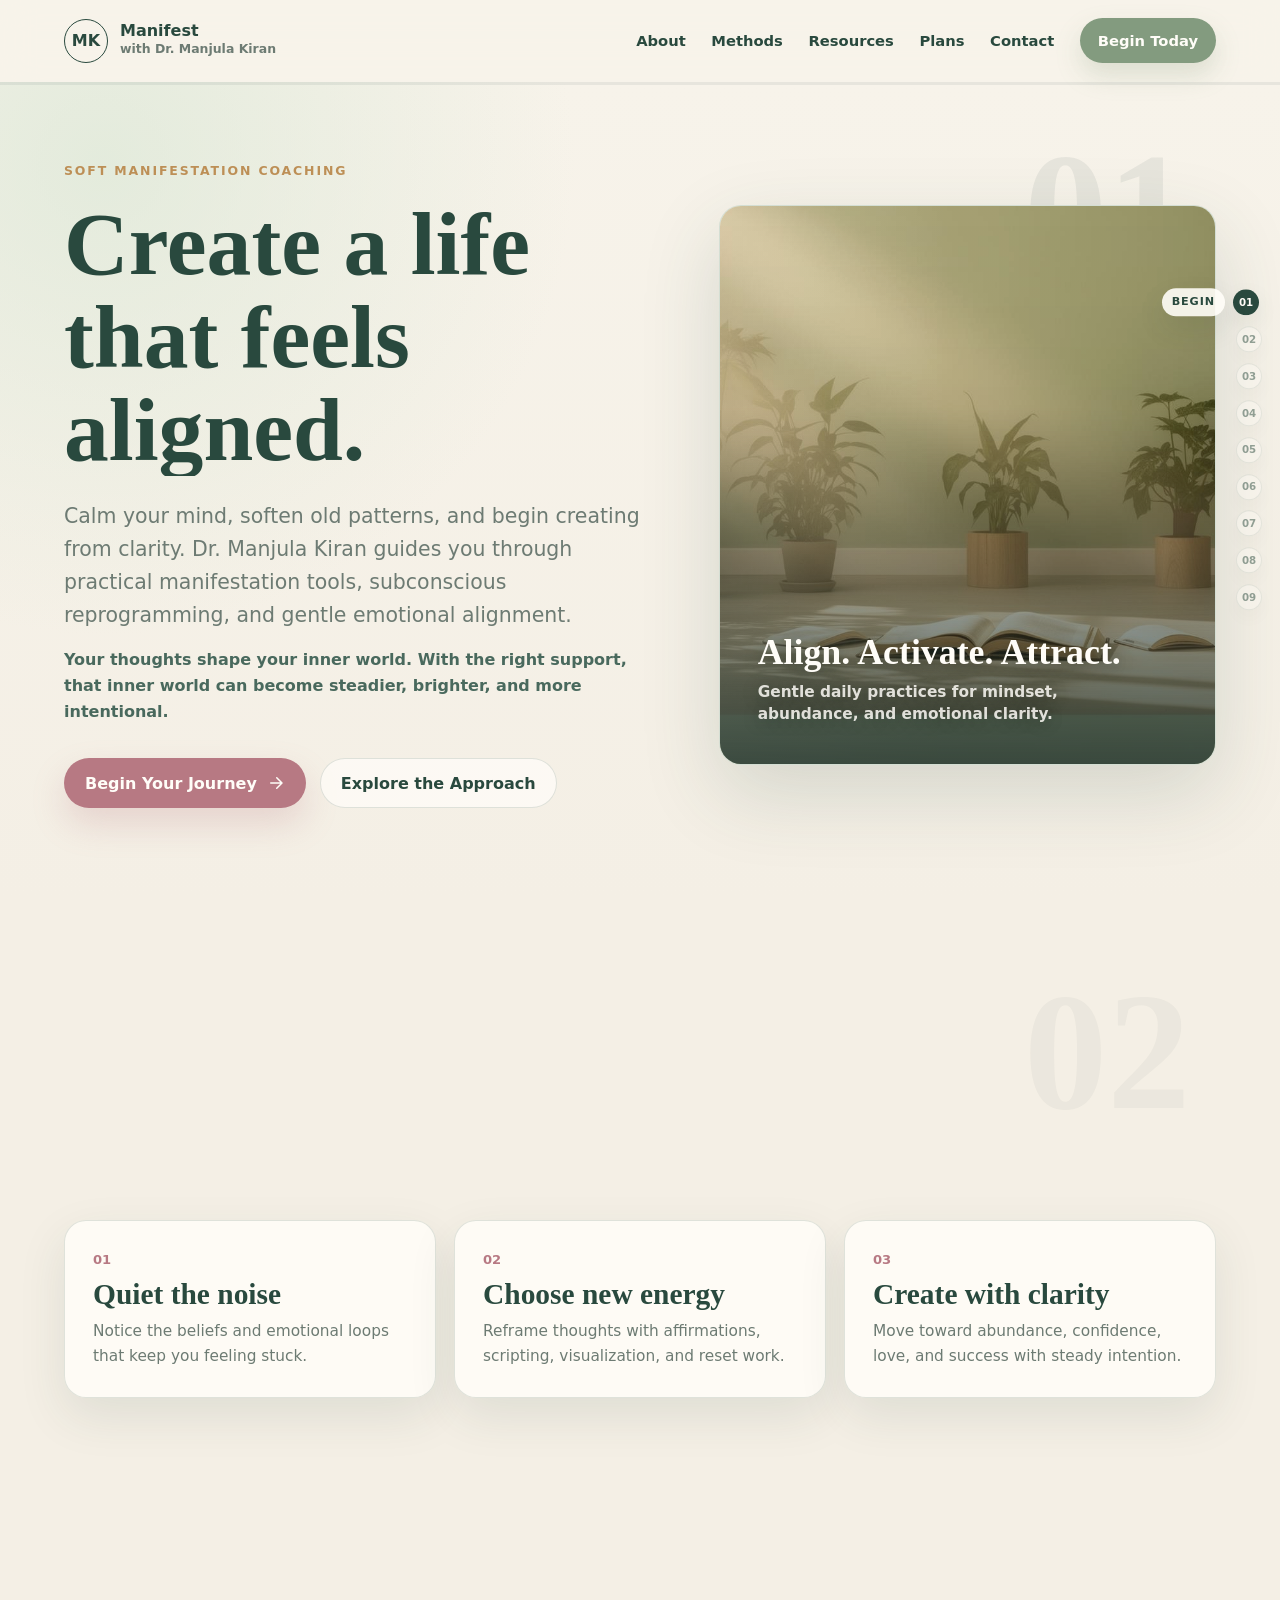
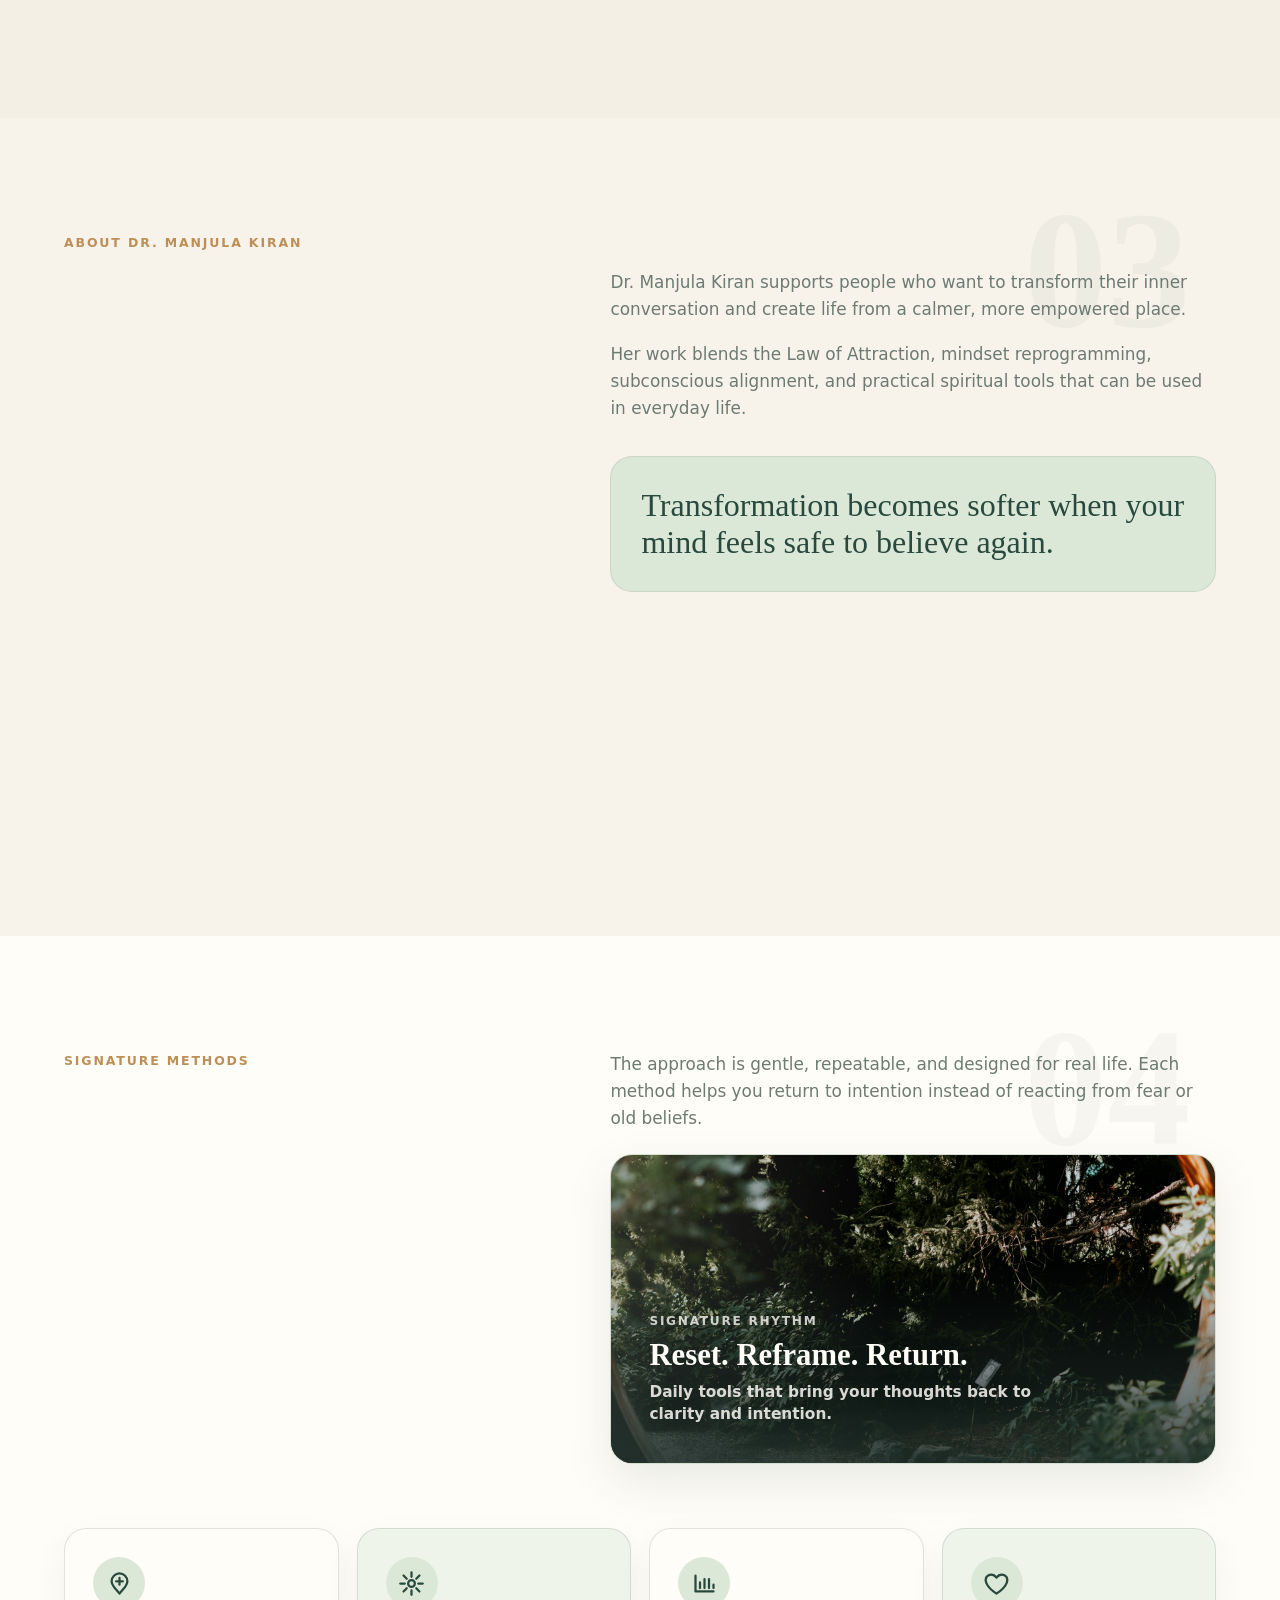
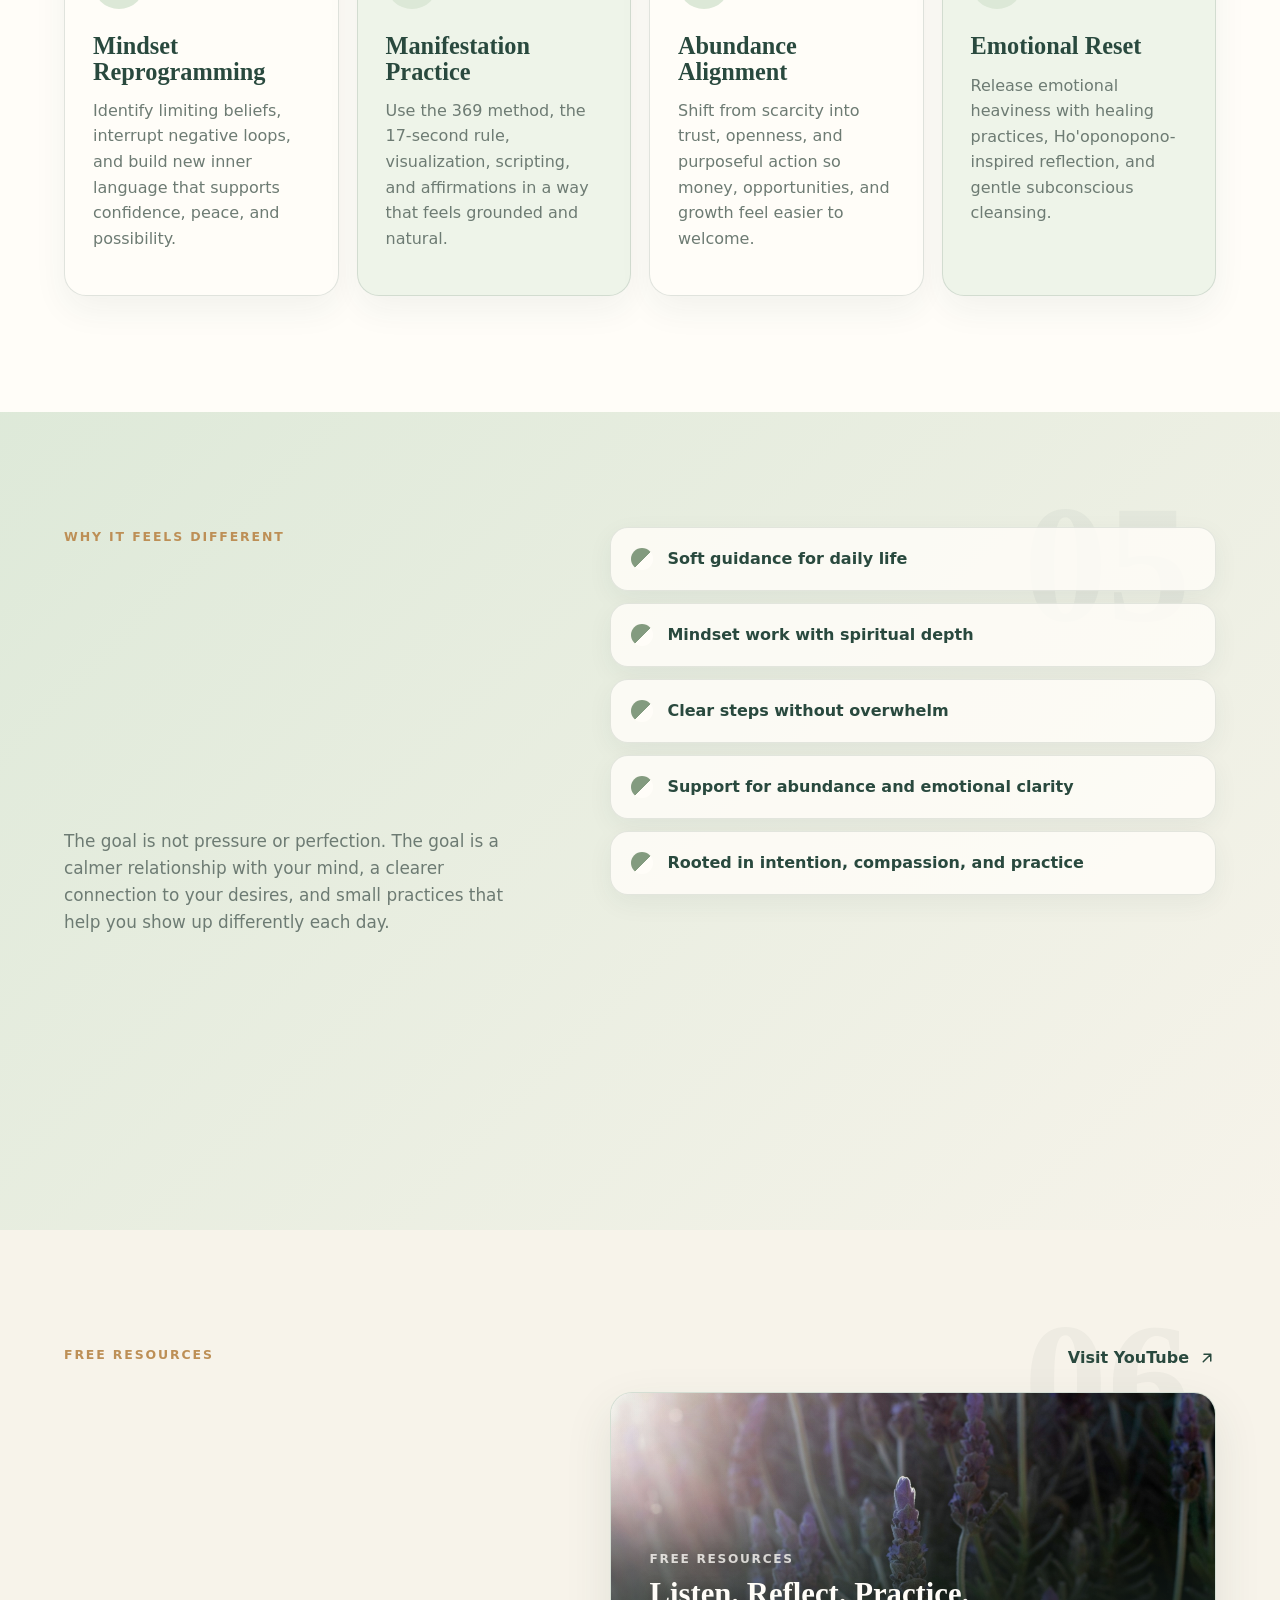
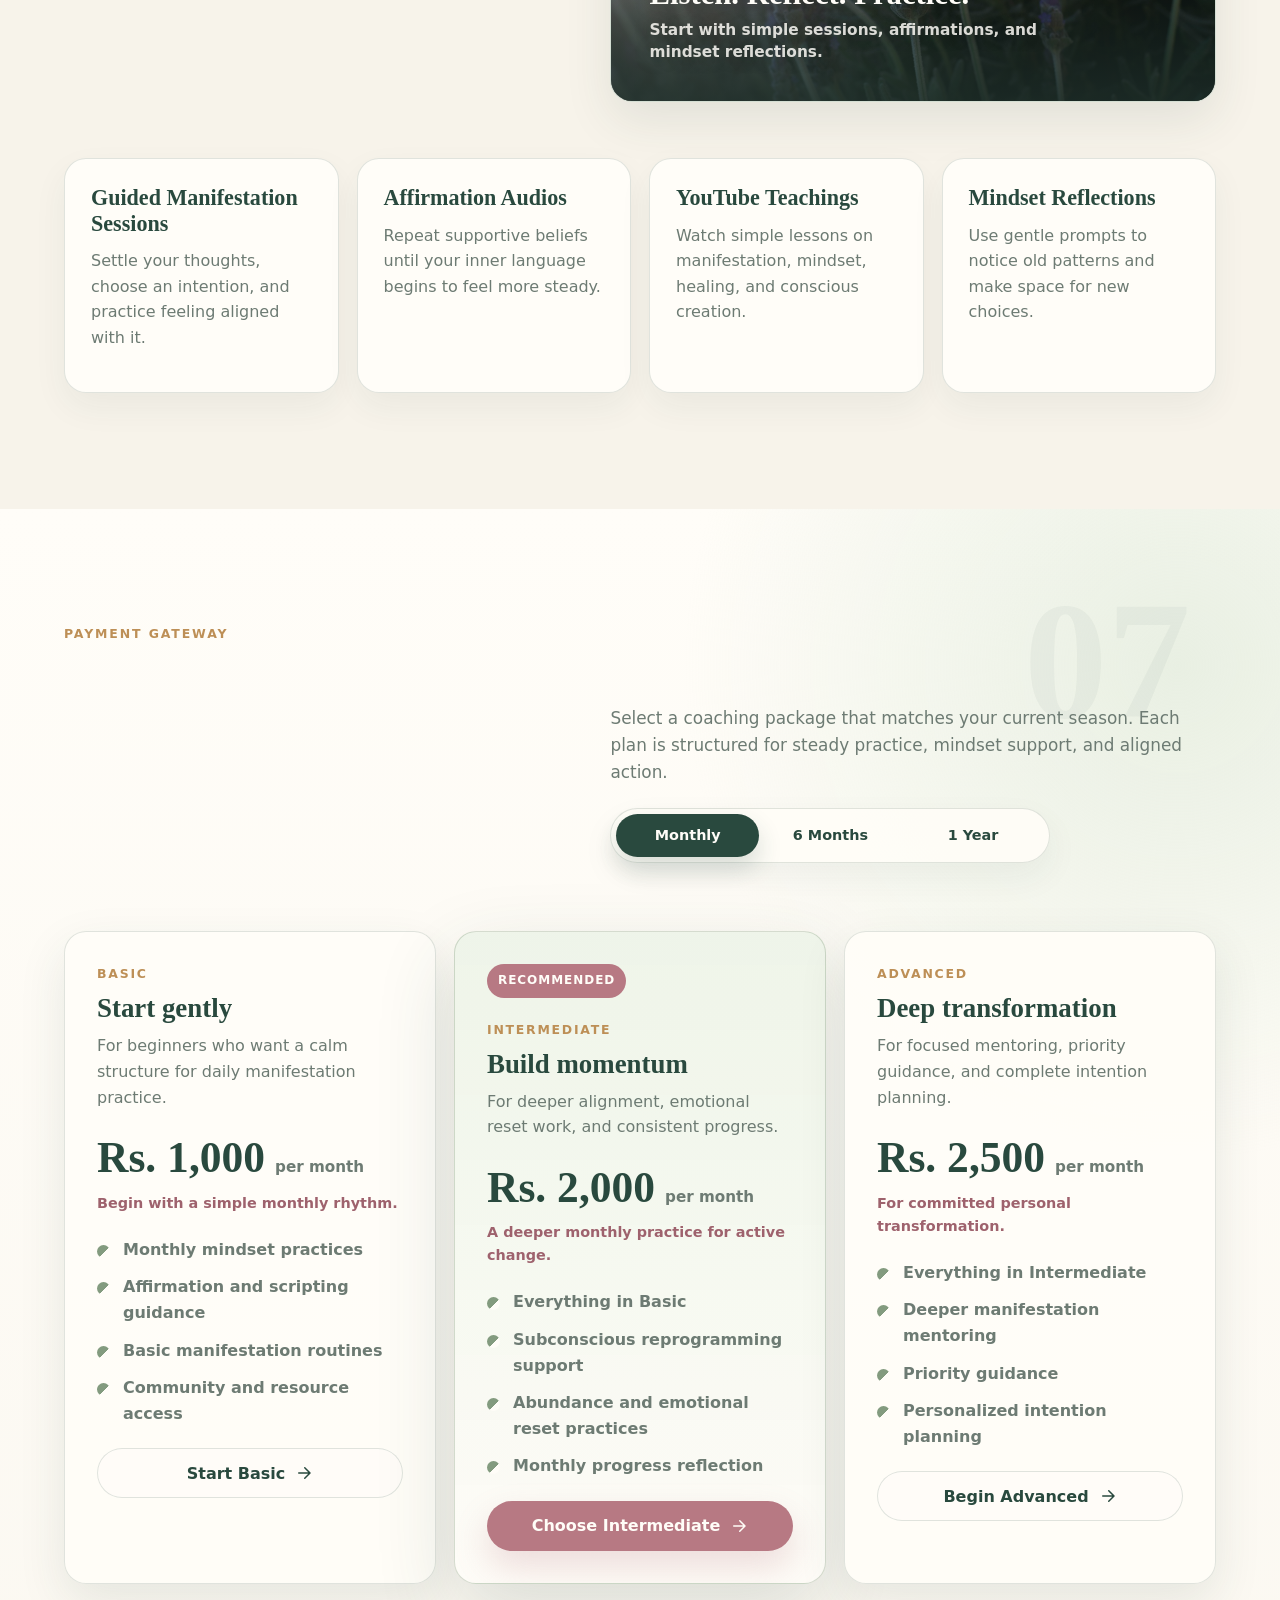
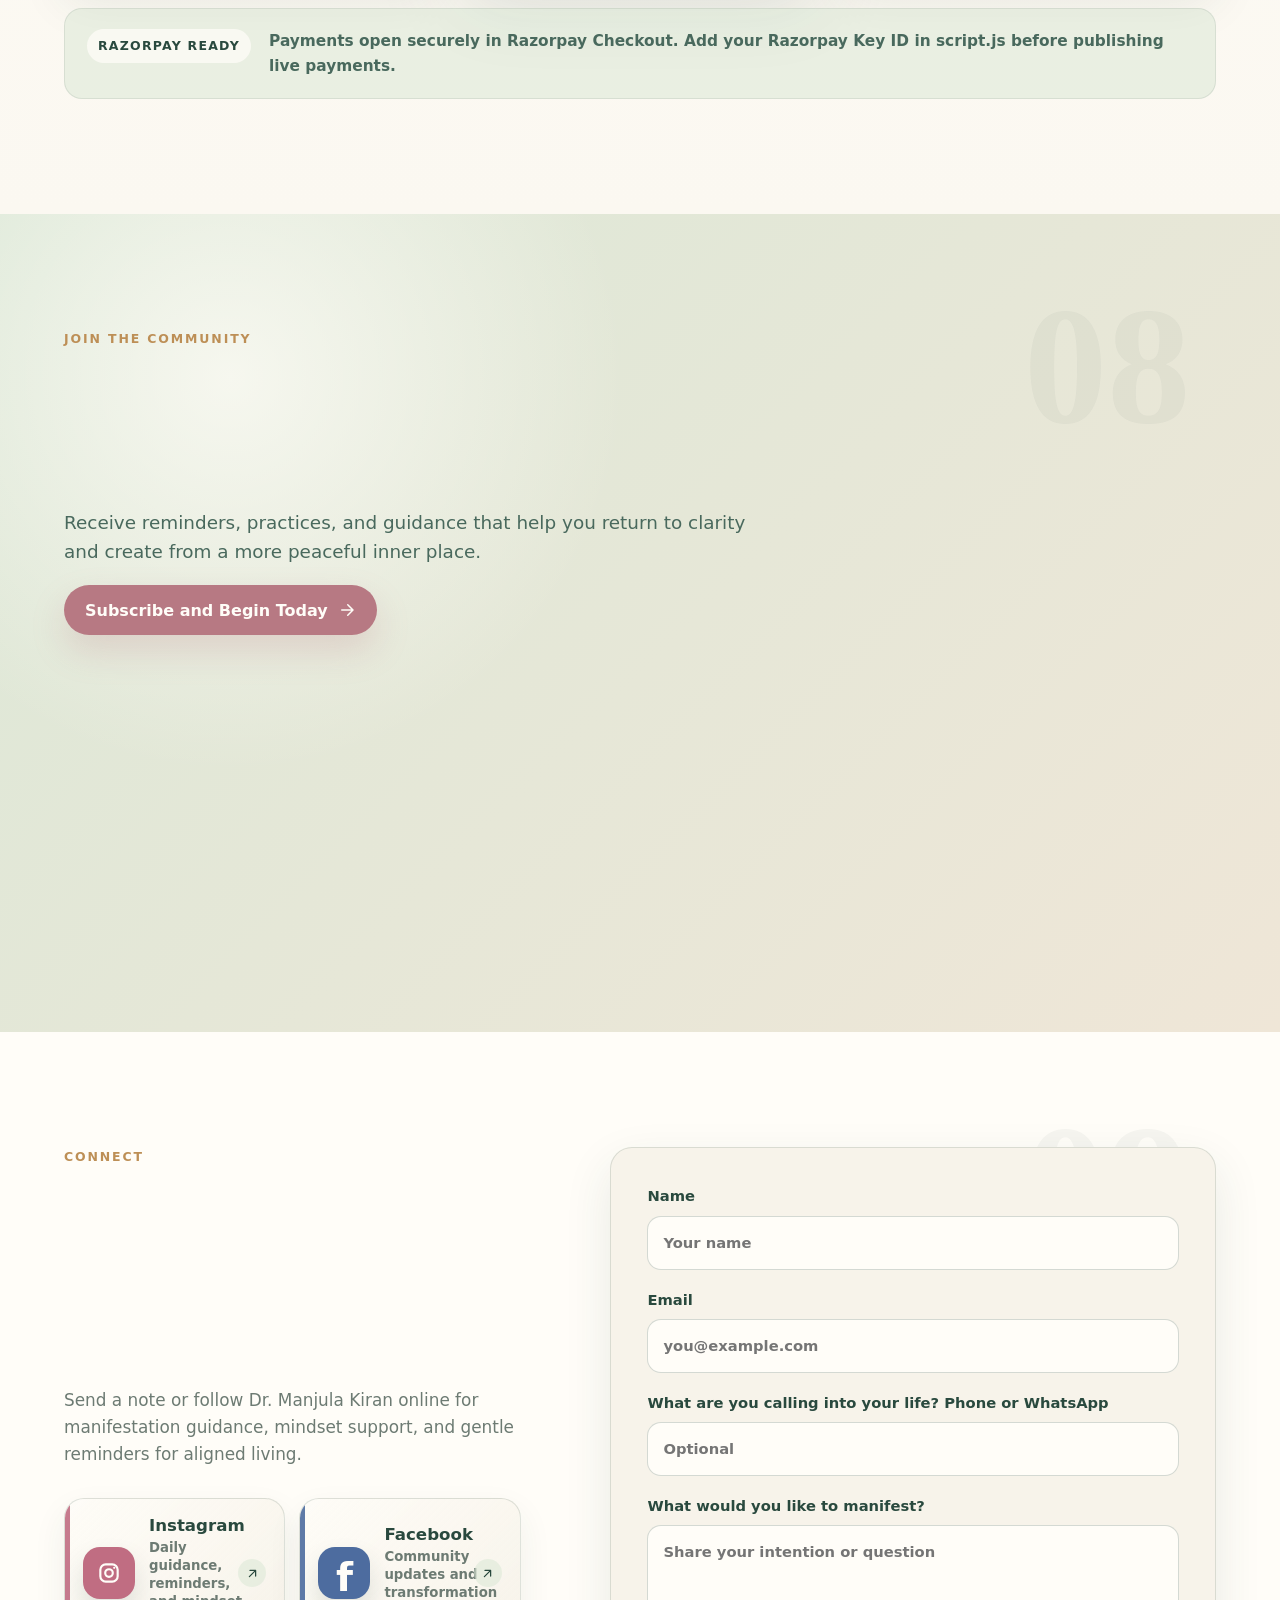
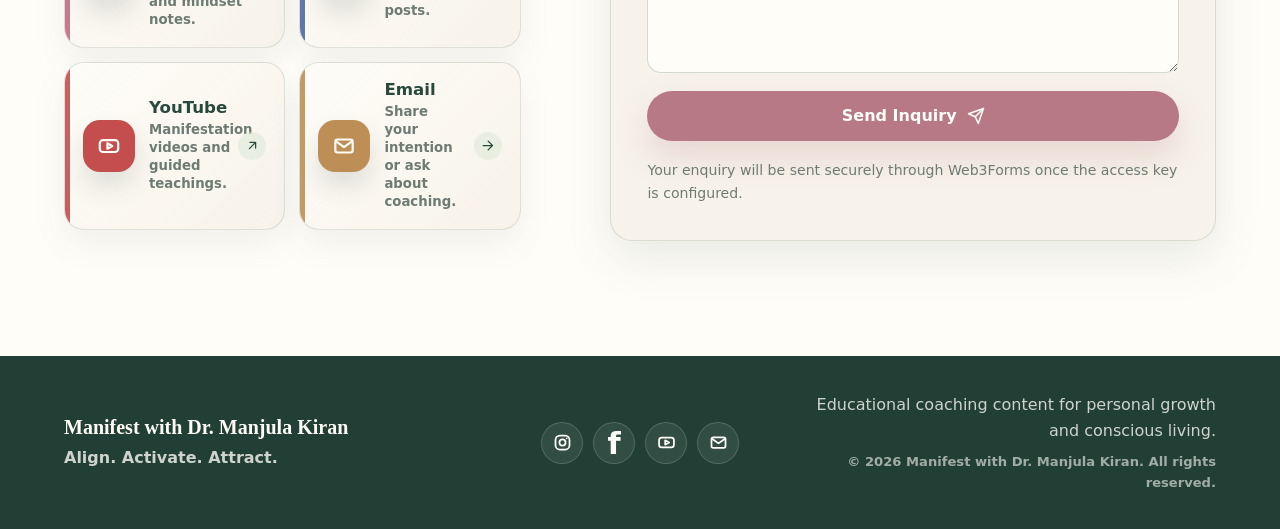
<file: align-activate-attract/index.html>
<!doctype html>
<html lang="en">
  <head>
    <meta charset="UTF-8" />
    <meta name="viewport" content="width=device-width, initial-scale=1.0" />
    <title>Manifest with Dr. Manjula Kiran | Align. Activate. Attract.</title>
    <meta
      name="description"
      content="A calm manifestation and life coaching website for Dr. Manjula Kiran, focused on mindset reprogramming, emotional alignment, abundance, and conscious life design."
    />
    <meta name="theme-color" content="#f7f3ea" />
    <link rel="preload" href="assets/manifestation-studio.jpg" as="image" />
    <link rel="preload" href="assets/methods-garden-path.jpg" as="image" />
    <link rel="preload" href="assets/resources-lavender-light.jpg" as="image" />
    <link rel="stylesheet" href="styles.css" />
  </head>
  <body>
    <header class="site-header" data-header>
      <a class="brand" href="#home" aria-label="Manifest with Dr. Manjula Kiran home">
        <span class="brand-mark">MK</span>
        <span>
          <strong>Manifest</strong>
          <small>with Dr. Manjula Kiran</small>
        </span>
      </a>

      <button class="nav-toggle" type="button" aria-label="Open menu" aria-expanded="false" data-nav-toggle>
        <span></span>
        <span></span>
        <span></span>
      </button>

      <nav class="site-nav" data-nav>
        <a href="#about">About</a>
        <a href="#methods">Methods</a>
        <a href="#resources">Resources</a>
        <a href="#plans">Plans</a>
        <a href="#contact">Contact</a>
        <a class="nav-cta" href="#contact">Begin Today</a>
      </nav>
    </header>

    <div class="story-progress" aria-hidden="true">
      <span data-story-progress></span>
    </div>
    <nav class="story-rail" aria-label="Story chapters" data-story-rail></nav>

    <main>
      <section
        class="hero story-section"
        id="home"
        aria-label="Manifestation coaching hero"
        data-story-section
        data-story-label="Begin"
      >
        <div class="hero-content reveal">
          <p class="eyebrow">Soft manifestation coaching</p>
          <h1 data-story-heading>Create a life that feels aligned.</h1>
          <p class="hero-copy">
            Calm your mind, soften old patterns, and begin creating from clarity.
            Dr. Manjula Kiran guides you through practical manifestation tools,
            subconscious reprogramming, and gentle emotional alignment.
          </p>
          <p class="hero-belief">
            Your thoughts shape your inner world. With the right support, that inner world
            can become steadier, brighter, and more intentional.
          </p>

          <div class="hero-actions" aria-label="Primary actions">
            <a class="button button-primary" href="#contact">
              Begin Your Journey
              <svg aria-hidden="true" viewBox="0 0 24 24">
                <path d="M5 12h14M13 5l7 7-7 7" />
              </svg>
            </a>
            <a class="button button-secondary" href="#methods">Explore the Approach</a>
          </div>
        </div>

        <div class="image-card hero-visual reveal">
          <img src="assets/manifestation-studio.jpg" alt="A calm wellness space with plants and soft natural light" />
          <div class="image-card-content hero-note">
            <strong>Align. Activate. Attract.</strong>
            <span>Gentle daily practices for mindset, abundance, and emotional clarity.</span>
          </div>
        </div>
      </section>

      <section
        class="intention-strip story-section"
        id="shift"
        aria-label="Core transformation outcomes"
        data-story-section
        data-story-label="Shift"
      >
        <article>
          <span>01</span>
          <strong>Quiet the noise</strong>
          <p>Notice the beliefs and emotional loops that keep you feeling stuck.</p>
        </article>
        <article>
          <span>02</span>
          <strong>Choose new energy</strong>
          <p>Reframe thoughts with affirmations, scripting, visualization, and reset work.</p>
        </article>
        <article>
          <span>03</span>
          <strong>Create with clarity</strong>
          <p>Move toward abundance, confidence, love, and success with steady intention.</p>
        </article>
      </section>

      <section class="section about story-section" id="about" data-story-section data-story-label="Meet">
        <div class="section-kicker">About Dr. Manjula Kiran</div>
        <div class="two-column">
          <div class="section-heading reveal">
            <h2 data-story-heading>A mentor for conscious growth, emotional ease, and aligned living.</h2>
          </div>
          <div class="section-copy reveal">
            <p>
              Dr. Manjula Kiran supports people who want to transform their inner
              conversation and create life from a calmer, more empowered place.
            </p>
            <p>
              Her work blends the Law of Attraction, mindset reprogramming, subconscious
              alignment, and practical spiritual tools that can be used in everyday life.
            </p>
            <div class="quote-panel">
              <p>Transformation becomes softer when your mind feels safe to believe again.</p>
            </div>
          </div>
        </div>
      </section>

      <section class="section methods story-section" id="methods" data-story-section data-story-label="Practice">
        <div class="section-top reveal">
          <div>
            <div class="section-kicker">Signature Methods</div>
            <h2 data-story-heading>Simple practices for a calmer mind and a clearer path.</h2>
          </div>
          <div class="section-side">
            <p>
              The approach is gentle, repeatable, and designed for real life. Each method
              helps you return to intention instead of reacting from fear or old beliefs.
            </p>
            <div class="image-card section-image-card methods-image-card">
              <img src="assets/methods-garden-path.jpg" alt="A circular garden path surrounded by greenery" />
              <div class="image-card-content">
                <span>Signature rhythm</span>
                <strong>Reset. Reframe. Return.</strong>
                <p>Daily tools that bring your thoughts back to clarity and intention.</p>
              </div>
            </div>
          </div>
        </div>

        <div class="method-grid">
          <article class="method-card reveal">
            <span class="method-icon">
              <svg aria-hidden="true" viewBox="0 0 24 24">
                <path d="M12 3a7 7 0 0 0-7 7c0 4 3 6 7 11 4-5 7-7 7-11a7 7 0 0 0-7-7Z" />
                <path d="M9 10h6M12 7v6" />
              </svg>
            </span>
            <h3>Mindset Reprogramming</h3>
            <p>
              Identify limiting beliefs, interrupt negative loops, and build new inner
              language that supports confidence, peace, and possibility.
            </p>
          </article>

          <article class="method-card reveal">
            <span class="method-icon">
              <svg aria-hidden="true" viewBox="0 0 24 24">
                <path d="M12 2v4M12 18v4M4.93 4.93l2.83 2.83M16.24 16.24l2.83 2.83M2 12h4M18 12h4M4.93 19.07l2.83-2.83M16.24 7.76l2.83-2.83" />
                <circle cx="12" cy="12" r="3" />
              </svg>
            </span>
            <h3>Manifestation Practice</h3>
            <p>
              Use the 369 method, the 17-second rule, visualization, scripting, and
              affirmations in a way that feels grounded and natural.
            </p>
          </article>

          <article class="method-card reveal">
            <span class="method-icon">
              <svg aria-hidden="true" viewBox="0 0 24 24">
                <path d="M4 19V5M4 19h16" />
                <path d="M8 16v-5M12 16V8M16 16v-8M20 16v-3" />
              </svg>
            </span>
            <h3>Abundance Alignment</h3>
            <p>
              Shift from scarcity into trust, openness, and purposeful action so money,
              opportunities, and growth feel easier to welcome.
            </p>
          </article>

          <article class="method-card reveal">
            <span class="method-icon">
              <svg aria-hidden="true" viewBox="0 0 24 24">
                <path d="M12 21s-7-4.4-9-9.3C1.2 7.3 3.8 4 7.4 4c2 0 3.4 1.1 4.6 2.7C13.2 5.1 14.6 4 16.6 4c3.6 0 6.2 3.3 4.4 7.7C19 16.6 12 21 12 21Z" />
              </svg>
            </span>
            <h3>Emotional Reset</h3>
            <p>
              Release emotional heaviness with healing practices, Ho'oponopono-inspired
              reflection, and gentle subconscious cleansing.
            </p>
          </article>
        </div>
      </section>

      <section class="section difference story-section" id="difference" data-story-section data-story-label="Why">
        <div class="difference-layout">
          <div class="difference-copy reveal">
            <div class="section-kicker">Why It Feels Different</div>
            <h2 data-story-heading>Support that feels spiritual, practical, and emotionally safe.</h2>
            <p>
              The goal is not pressure or perfection. The goal is a calmer relationship
              with your mind, a clearer connection to your desires, and small practices
              that help you show up differently each day.
            </p>
          </div>

          <div class="checklist reveal" aria-label="Reasons to choose this coaching">
            <div><span></span>Soft guidance for daily life</div>
            <div><span></span>Mindset work with spiritual depth</div>
            <div><span></span>Clear steps without overwhelm</div>
            <div><span></span>Support for abundance and emotional clarity</div>
            <div><span></span>Rooted in intention, compassion, and practice</div>
          </div>
        </div>
      </section>

      <section class="section resources story-section" id="resources" data-story-section data-story-label="Resources">
        <div class="section-top reveal">
          <div>
            <div class="section-kicker">Free Resources</div>
            <h2 data-story-heading>Begin with small moments that bring you back to yourself.</h2>
          </div>
          <div class="section-side section-side-actions">
            <a class="text-link" href="https://www.youtube.com/channel/UC81FrGiepPYoNcmdYstMb5A/join" target="_blank" rel="noreferrer">
              Visit YouTube
              <svg aria-hidden="true" viewBox="0 0 24 24">
                <path d="M7 17 17 7M8 7h9v9" />
              </svg>
            </a>
            <div class="image-card section-image-card resources-image-card">
              <img src="assets/resources-lavender-light.jpg" alt="Sunlight passing through lavender flowers" />
              <div class="image-card-content">
                <span>Free resources</span>
                <strong>Listen. Reflect. Practice.</strong>
                <p>Start with simple sessions, affirmations, and mindset reflections.</p>
              </div>
            </div>
          </div>
        </div>

        <div class="resource-list">
          <article class="resource-item reveal">
            <strong>Guided Manifestation Sessions</strong>
            <p>Settle your thoughts, choose an intention, and practice feeling aligned with it.</p>
          </article>
          <article class="resource-item reveal">
            <strong>Affirmation Audios</strong>
            <p>Repeat supportive beliefs until your inner language begins to feel more steady.</p>
          </article>
          <article class="resource-item reveal">
            <strong>YouTube Teachings</strong>
            <p>Watch simple lessons on manifestation, mindset, healing, and conscious creation.</p>
          </article>
          <article class="resource-item reveal">
            <strong>Mindset Reflections</strong>
            <p>Use gentle prompts to notice old patterns and make space for new choices.</p>
          </article>
        </div>
      </section>

      <section class="section plans story-section" id="plans" data-story-section data-story-label="Plans">
        <div class="section-top plans-top reveal">
          <div>
            <div class="section-kicker">Payment Gateway</div>
            <h2 data-story-heading>Choose your manifestation path.</h2>
          </div>
          <div class="plans-intro">
            <p>
              Select a coaching package that matches your current season. Each plan is
              structured for steady practice, mindset support, and aligned action.
            </p>
            <div class="billing-toggle" aria-label="Choose billing duration">
              <button class="is-active" type="button" data-billing-option="monthly">Monthly</button>
              <button type="button" data-billing-option="six">6 Months</button>
              <button type="button" data-billing-option="year">1 Year</button>
            </div>
          </div>
        </div>

        <div class="plan-grid" data-plan-grid>
          <article
            class="plan-card reveal"
            data-plan-card
            data-plan-name="Basic"
            data-price-monthly="Rs. 1,000"
            data-price-six="Rs. 5,000"
            data-price-year="Rs. 8,000"
            data-label-monthly="per month"
            data-label-six="for 6 months"
            data-label-year="for 1 year"
            data-save-monthly="Begin with a simple monthly rhythm."
            data-save-six="Save Rs. 1,000 compared with monthly billing."
            data-save-year="Save Rs. 4,000 compared with monthly billing."
            data-amount-monthly="100000"
            data-amount-six="500000"
            data-amount-year="800000"
            data-link-monthly=""
            data-link-six=""
            data-link-year=""
          >
            <div class="plan-card-top">
              <span>Basic</span>
              <strong>Start gently</strong>
              <p>For beginners who want a calm structure for daily manifestation practice.</p>
            </div>
            <div class="plan-price">
              <strong data-plan-price>Rs. 1,000</strong>
              <span data-plan-label>per month</span>
            </div>
            <p class="plan-saving" data-plan-saving>Begin with a simple monthly rhythm.</p>
            <ul>
              <li>Monthly mindset practices</li>
              <li>Affirmation and scripting guidance</li>
              <li>Basic manifestation routines</li>
              <li>Community and resource access</li>
            </ul>
            <a class="button button-secondary plan-button" href="#contact" data-plan-button>
              Start Basic
              <svg aria-hidden="true" viewBox="0 0 24 24">
                <path d="M5 12h14M13 5l7 7-7 7" />
              </svg>
            </a>
          </article>

          <article
            class="plan-card plan-card-featured reveal"
            data-plan-card
            data-plan-name="Intermediate"
            data-price-monthly="Rs. 2,000"
            data-price-six="Rs. 7,000"
            data-price-year="Rs. 10,000"
            data-label-monthly="per month"
            data-label-six="for 6 months"
            data-label-year="for 1 year"
            data-save-monthly="A deeper monthly practice for active change."
            data-save-six="Save Rs. 5,000 compared with monthly billing."
            data-save-year="Save Rs. 14,000 compared with monthly billing."
            data-amount-monthly="200000"
            data-amount-six="700000"
            data-amount-year="1000000"
            data-link-monthly=""
            data-link-six=""
            data-link-year=""
          >
            <div class="plan-badge">Recommended</div>
            <div class="plan-card-top">
              <span>Intermediate</span>
              <strong>Build momentum</strong>
              <p>For deeper alignment, emotional reset work, and consistent progress.</p>
            </div>
            <div class="plan-price">
              <strong data-plan-price>Rs. 2,000</strong>
              <span data-plan-label>per month</span>
            </div>
            <p class="plan-saving" data-plan-saving>A deeper monthly practice for active change.</p>
            <ul>
              <li>Everything in Basic</li>
              <li>Subconscious reprogramming support</li>
              <li>Abundance and emotional reset practices</li>
              <li>Monthly progress reflection</li>
            </ul>
            <a class="button button-primary plan-button" href="#contact" data-plan-button>
              Choose Intermediate
              <svg aria-hidden="true" viewBox="0 0 24 24">
                <path d="M5 12h14M13 5l7 7-7 7" />
              </svg>
            </a>
          </article>

          <article
            class="plan-card reveal"
            data-plan-card
            data-plan-name="Advanced"
            data-price-monthly="Rs. 2,500"
            data-price-six="Rs. 8,000"
            data-price-year="Rs. 12,000"
            data-label-monthly="per month"
            data-label-six="for 6 months"
            data-label-year="for 1 year"
            data-save-monthly="For committed personal transformation."
            data-save-six="Save Rs. 7,000 compared with monthly billing."
            data-save-year="Save Rs. 18,000 compared with monthly billing."
            data-amount-monthly="250000"
            data-amount-six="800000"
            data-amount-year="1200000"
            data-link-monthly=""
            data-link-six=""
            data-link-year=""
          >
            <div class="plan-card-top">
              <span>Advanced</span>
              <strong>Deep transformation</strong>
              <p>For focused mentoring, priority guidance, and complete intention planning.</p>
            </div>
            <div class="plan-price">
              <strong data-plan-price>Rs. 2,500</strong>
              <span data-plan-label>per month</span>
            </div>
            <p class="plan-saving" data-plan-saving>For committed personal transformation.</p>
            <ul>
              <li>Everything in Intermediate</li>
              <li>Deeper manifestation mentoring</li>
              <li>Priority guidance</li>
              <li>Personalized intention planning</li>
            </ul>
            <a class="button button-secondary plan-button" href="#contact" data-plan-button>
              Begin Advanced
              <svg aria-hidden="true" viewBox="0 0 24 24">
                <path d="M5 12h14M13 5l7 7-7 7" />
              </svg>
            </a>
          </article>
        </div>

        <div class="payment-note reveal">
          <span>Razorpay ready</span>
          <p data-payment-status>
            Payments open securely in Razorpay Checkout. Add your Razorpay Key ID in
            script.js before publishing live payments.
          </p>
        </div>
      </section>

      <section class="community story-section" id="community" data-story-section data-story-label="Decision">
        <div class="community-inner reveal">
          <p class="eyebrow">Join the community</p>
          <h2 data-story-heading>Your next chapter can begin with one quiet decision.</h2>
          <p>
            Receive reminders, practices, and guidance that help you return to clarity
            and create from a more peaceful inner place.
          </p>
          <a class="button button-primary" href="#contact">
            Subscribe and Begin Today
            <svg aria-hidden="true" viewBox="0 0 24 24">
              <path d="M5 12h14M13 5l7 7-7 7" />
            </svg>
          </a>
        </div>
      </section>

      <section class="section contact story-section" id="contact" data-story-section data-story-label="Connect">
        <div class="contact-grid">
          <div class="contact-copy reveal">
            <div class="section-kicker">Connect</div>
            <h2 data-story-heading>Share what you are ready to create.</h2>
            <p>
              Send a note or follow Dr. Manjula Kiran online for manifestation guidance,
              mindset support, and gentle reminders for aligned living.
            </p>

            <div class="social-links" aria-label="Social links">
              <a class="social-card social-card-instagram" href="https://www.instagram.com/drmanjulakiran" target="_blank" rel="noreferrer">
                <span class="social-icon" aria-hidden="true">
                  <svg viewBox="0 0 24 24">
                    <rect x="4" y="4" width="16" height="16" rx="5" />
                    <circle cx="12" cy="12" r="3.5" />
                    <path d="M16.8 7.2h.01" />
                  </svg>
                </span>
                <span class="social-copy">
                  <strong>Instagram</strong>
                  <small>Daily guidance, reminders, and mindset notes.</small>
                </span>
                <span class="social-arrow" aria-hidden="true">
                  <svg viewBox="0 0 24 24">
                    <path d="M7 17 17 7M8 7h9v9" />
                  </svg>
                </span>
              </a>
              <a class="social-card social-card-facebook" href="https://www.facebook.com/drmanjulakirankumar" target="_blank" rel="noreferrer">
                <span class="social-icon social-icon-letter" aria-hidden="true">f</span>
                <span class="social-copy">
                  <strong>Facebook</strong>
                  <small>Community updates and transformation posts.</small>
                </span>
                <span class="social-arrow" aria-hidden="true">
                  <svg viewBox="0 0 24 24">
                    <path d="M7 17 17 7M8 7h9v9" />
                  </svg>
                </span>
              </a>
              <a class="social-card social-card-youtube" href="https://www.youtube.com/channel/UC81FrGiepPYoNcmdYstMb5A/join" target="_blank" rel="noreferrer">
                <span class="social-icon" aria-hidden="true">
                  <svg viewBox="0 0 24 24">
                    <rect x="3.5" y="6.5" width="17" height="11" rx="3" />
                    <path d="m10.5 9.5 4.5 2.5-4.5 2.5Z" />
                  </svg>
                </span>
                <span class="social-copy">
                  <strong>YouTube</strong>
                  <small>Manifestation videos and guided teachings.</small>
                </span>
                <span class="social-arrow" aria-hidden="true">
                  <svg viewBox="0 0 24 24">
                    <path d="M7 17 17 7M8 7h9v9" />
                  </svg>
                </span>
              </a>
              <a class="social-card social-card-email" href="mailto:drmanjulakiran1@gmail.com">
                <span class="social-icon" aria-hidden="true">
                  <svg viewBox="0 0 24 24">
                    <rect x="4" y="6" width="16" height="12" rx="2" />
                    <path d="m5 8 7 5 7-5" />
                  </svg>
                </span>
                <span class="social-copy">
                  <strong>Email</strong>
                  <small>Share your intention or ask about coaching.</small>
                </span>
                <span class="social-arrow" aria-hidden="true">
                  <svg viewBox="0 0 24 24">
                    <path d="M5 12h14M13 5l7 7-7 7" />
                  </svg>
                </span>
              </a>
            </div>
          </div>

          <form
            class="contact-form reveal"
            action="https://api.web3forms.com/submit"
            method="POST"
            data-contact-form
          >
            <input type="hidden" name="access_key" value="YOUR_WEB3FORMS_ACCESS_KEY" data-access-key />
            <input type="hidden" name="subject" value="New manifestation enquiry from the website" />
            <input type="hidden" name="from_name" value="Manifest with Dr. Manjula Kiran Website" />
            <input
              type="checkbox"
              name="botcheck"
              class="botcheck"
              tabindex="-1"
              autocomplete="off"
              aria-hidden="true"
              style="display: none"
            />

            <label>
              Name
              <input type="text" name="name" placeholder="Your name" autocomplete="name" required />
            </label>
            <label>
              Email
              <input type="email" name="email" placeholder="you@example.com" autocomplete="email" required />
            </label>
            <label>
              What are you calling into your life?
              Phone or WhatsApp
              <input type="tel" name="phone" placeholder="Optional" autocomplete="tel" />
            </label>
            <label>
              What would you like to manifest?
              <textarea name="message" rows="5" placeholder="Share your intention or question" required></textarea>
            </label>
            <button class="button button-primary" type="submit">
              Send Inquiry
              <svg aria-hidden="true" viewBox="0 0 24 24">
                <path d="M22 2 11 13" />
                <path d="m22 2-7 20-4-9-9-4 20-7Z" />
              </svg>
            </button>
            <p class="form-note" data-form-note role="status" aria-live="polite">
              Your enquiry will be sent securely through Web3Forms once the access key is configured.
            </p>
          </form>
        </div>
      </section>
    </main>

    <footer class="site-footer">
      <div class="footer-brand">
        <strong>Manifest with Dr. Manjula Kiran</strong>
        <p>Align. Activate. Attract.</p>
      </div>

      <div class="footer-socials" aria-label="Social links">
        <a class="footer-social footer-social-instagram" href="https://www.instagram.com/drmanjulakiran" target="_blank" rel="noreferrer" aria-label="Instagram">
          <svg aria-hidden="true" viewBox="0 0 24 24">
            <rect x="4" y="4" width="16" height="16" rx="5" />
            <circle cx="12" cy="12" r="3.5" />
            <path d="M16.8 7.2h.01" />
          </svg>
        </a>
        <a class="footer-social footer-social-facebook" href="https://www.facebook.com/drmanjulakirankumar" target="_blank" rel="noreferrer" aria-label="Facebook">
          <span aria-hidden="true">f</span>
        </a>
        <a class="footer-social footer-social-youtube" href="https://www.youtube.com/channel/UC81FrGiepPYoNcmdYstMb5A/join" target="_blank" rel="noreferrer" aria-label="YouTube">
          <svg aria-hidden="true" viewBox="0 0 24 24">
            <rect x="3.5" y="6.5" width="17" height="11" rx="3" />
            <path d="m10.5 9.5 4.5 2.5-4.5 2.5Z" />
          </svg>
        </a>
        <a class="footer-social footer-social-email" href="mailto:drmanjulakiran1@gmail.com" aria-label="Email">
          <svg aria-hidden="true" viewBox="0 0 24 24">
            <rect x="4" y="6" width="16" height="12" rx="2" />
            <path d="m5 8 7 5 7-5" />
          </svg>
        </a>
      </div>

      <div class="footer-meta">
        <p>Educational coaching content for personal growth and conscious living.</p>
        <small>&copy; 2026 Manifest with Dr. Manjula Kiran. All rights reserved.</small>
      </div>
    </footer>

    <script src="https://checkout.razorpay.com/v1/checkout.js"></script>
    <script src="script.js?v=track4-scrollytelling"></script>
  </body>
</html>
</file>
<file: align-activate-attract/styles.css>
:root {
  color-scheme: light;
  --ink: #20312c;
  --forest: #29493e;
  --forest-soft: #49695d;
  --sage: #839b7f;
  --sage-light: #dce8d7;
  --sage-pale: #eef4e9;
  --ivory: #f7f3ea;
  --ivory-soft: #fbf8f1;
  --white: #fffdf8;
  --linen: #ede5d8;
  --rose: #b77983;
  --rose-dark: #9e626d;
  --gold: #bd8f56;
  --muted: #6d7b73;
  --line: rgba(41, 73, 62, 0.14);
  --shadow-soft: 0 18px 48px rgba(41, 73, 62, 0.1);
  --shadow-lifted: 0 28px 80px rgba(41, 73, 62, 0.16);
  --radius: 22px;
}

* {
  box-sizing: border-box;
}

html {
  scroll-behavior: smooth;
}

body {
  margin: 0;
  color: var(--ink);
  background: var(--ivory);
  font-family: Inter, ui-sans-serif, system-ui, -apple-system, BlinkMacSystemFont, "Segoe UI", sans-serif;
  line-height: 1.6;
}

body.nav-open {
  overflow: hidden;
}

main {
  counter-reset: story-step;
  overflow: clip;
}

img,
svg {
  display: block;
}

a {
  color: inherit;
  text-decoration: none;
}

button,
input,
textarea {
  font: inherit;
}

.site-header {
  position: sticky;
  z-index: 20;
  top: 0;
  display: flex;
  align-items: center;
  justify-content: space-between;
  gap: 24px;
  min-height: 82px;
  padding: 14px clamp(20px, 5vw, 72px);
  color: var(--forest);
  background: rgba(247, 243, 234, 0.88);
  border-bottom: 1px solid transparent;
  backdrop-filter: blur(18px);
  transition: background 180ms ease, border-color 180ms ease, box-shadow 180ms ease;
}

.site-header.is-scrolled,
.site-header.is-open {
  background: rgba(255, 253, 248, 0.94);
  border-bottom-color: var(--line);
  box-shadow: 0 10px 30px rgba(41, 73, 62, 0.06);
}

.brand {
  display: inline-flex;
  align-items: center;
  gap: 12px;
  min-width: 0;
}

.brand-mark {
  display: grid;
  width: 44px;
  height: 44px;
  place-items: center;
  flex: 0 0 auto;
  border: 1.5px solid currentColor;
  border-radius: 50%;
  font-weight: 850;
  letter-spacing: 0;
}

.brand strong {
  display: block;
  font-size: 1rem;
  line-height: 1.1;
}

.brand small {
  display: block;
  color: var(--muted);
  font-size: 0.78rem;
  font-weight: 700;
}

.site-nav {
  display: flex;
  align-items: center;
  gap: clamp(16px, 2vw, 30px);
  color: var(--forest);
  font-size: 0.92rem;
  font-weight: 800;
}

.site-nav a {
  position: relative;
}

.site-nav a:not(.nav-cta)::after {
  position: absolute;
  right: 0;
  bottom: -7px;
  left: 0;
  height: 2px;
  background: var(--sage);
  content: "";
  opacity: 0;
  transform: scaleX(0.3);
  transition: opacity 160ms ease, transform 160ms ease;
}

.site-nav a:hover::after,
.site-nav a.is-active::after {
  opacity: 0.95;
  transform: scaleX(1);
}

.nav-cta {
  padding: 11px 18px;
  color: var(--white);
  background: var(--sage);
  border-radius: 999px;
  box-shadow: 0 12px 26px rgba(131, 155, 127, 0.24);
}

.nav-toggle {
  display: none;
  width: 44px;
  height: 44px;
  place-items: center;
  padding: 0;
  color: inherit;
  background: transparent;
  border: 1px solid currentColor;
  border-radius: 14px;
  cursor: pointer;
}

.nav-toggle span {
  width: 18px;
  height: 2px;
  background: currentColor;
}

.story-progress {
  position: fixed;
  z-index: 19;
  top: 82px;
  right: 0;
  left: 0;
  height: 3px;
  background: rgba(41, 73, 62, 0.08);
  pointer-events: none;
}

.story-progress span {
  display: block;
  width: 100%;
  height: 100%;
  background: linear-gradient(90deg, var(--sage), var(--rose), var(--gold));
  transform: scaleX(0);
  transform-origin: left center;
  transition: transform 120ms linear;
}

.story-rail {
  position: fixed;
  z-index: 18;
  top: 50%;
  right: 18px;
  display: grid;
  gap: 9px;
  transform: translateY(-50%);
}

.story-rail a {
  display: grid;
  grid-template-columns: auto 26px;
  align-items: center;
  justify-items: end;
  gap: 8px;
  color: var(--forest);
  opacity: 0.48;
  outline: none;
  transition: opacity 160ms ease, transform 160ms ease;
}

.story-rail a span {
  display: grid;
  grid-column: 2;
  grid-row: 1;
  width: 26px;
  height: 26px;
  place-items: center;
  justify-self: end;
  color: var(--forest);
  background: rgba(255, 253, 248, 0.76);
  border: 1px solid rgba(41, 73, 62, 0.18);
  border-radius: 50%;
  box-shadow: 0 8px 22px rgba(41, 73, 62, 0.08);
  font-size: 0.64rem;
  font-weight: 900;
}

.story-rail a small {
  grid-column: 1;
  grid-row: 1;
  max-width: 0;
  padding: 5px 0;
  color: var(--forest);
  background: rgba(255, 253, 248, 0.9);
  border-radius: 999px;
  box-shadow: 0 12px 28px rgba(41, 73, 62, 0.1);
  font-size: 0.7rem;
  font-weight: 900;
  letter-spacing: 0.08em;
  opacity: 0;
  overflow: hidden;
  text-transform: uppercase;
  white-space: nowrap;
  transform: translateX(8px);
  transition: max-width 180ms ease, opacity 180ms ease, padding 180ms ease, transform 180ms ease;
}

.story-rail a:hover,
.story-rail a:focus-visible,
.story-rail a.is-active {
  opacity: 1;
  transform: translateX(-3px);
}

.story-rail a:hover span,
.story-rail a:focus-visible span,
.story-rail a.is-active span {
  color: var(--white);
  background: var(--forest);
  border-color: transparent;
}

.story-rail a:hover small,
.story-rail a:focus-visible small,
.story-rail a.is-active small {
  max-width: 120px;
  padding: 5px 10px;
  opacity: 1;
  transform: translateX(0);
}

.story-section {
  position: relative;
  min-height: max(720px, calc(100svh - 82px));
  counter-increment: story-step;
  scroll-margin-top: 82px;
}

.story-section::before {
  position: absolute;
  z-index: 0;
  top: clamp(24px, 5vw, 64px);
  right: clamp(22px, 7vw, 118px);
  color: rgba(41, 73, 62, 0.045);
  content: "0" counter(story-step);
  font-family: Georgia, "Times New Roman", serif;
  font-size: clamp(5.4rem, 13vw, 15rem);
  font-weight: 700;
  line-height: 0.8;
  pointer-events: none;
  transform: translateY(22px);
  transition: color 420ms ease, transform 420ms ease;
}

.story-section.is-story-active::before {
  color: rgba(41, 73, 62, 0.075);
  transform: translateY(0);
}

.story-section > * {
  position: relative;
  z-index: 1;
}

[data-story-heading] {
  overflow: hidden;
}

.story-word {
  display: inline-block;
  opacity: 0;
  transform: translateY(0.7em);
  transition:
    opacity 640ms ease,
    transform 640ms cubic-bezier(0.2, 0.8, 0.2, 1);
  transition-delay: calc(var(--word-index, 0) * 42ms);
}

.story-section.is-story-active .story-word {
  opacity: 1;
  transform: translateY(0);
}

.hero {
  display: grid;
  grid-template-columns: minmax(0, 0.95fr) minmax(360px, 0.8fr);
  gap: clamp(34px, 5vw, 72px);
  align-items: center;
  min-height: min(820px, calc(100svh - 82px));
  padding: clamp(36px, 5vw, 68px) clamp(20px, 5vw, 72px) clamp(48px, 6vw, 82px);
  background:
    radial-gradient(circle at 8% 10%, rgba(220, 232, 215, 0.72), transparent 34%),
    linear-gradient(180deg, var(--ivory), #f4efe5);
}

.hero-content {
  max-width: 760px;
}

.eyebrow,
.section-kicker {
  margin: 0 0 16px;
  color: var(--gold);
  font-size: 0.78rem;
  font-weight: 900;
  letter-spacing: 0.15em;
  text-transform: uppercase;
}

h1,
h2,
h3,
p {
  margin-top: 0;
}

h1,
h2,
h3 {
  color: var(--forest);
  font-family: Georgia, "Times New Roman", serif;
  font-weight: 700;
  line-height: 1.04;
  letter-spacing: 0;
}

h1 {
  max-width: 780px;
  margin-bottom: 24px;
  font-size: clamp(3.2rem, 7vw, 6.15rem);
}

h2 {
  margin-bottom: 20px;
  font-size: clamp(2.15rem, 4.6vw, 4.7rem);
}

h3 {
  margin-bottom: 14px;
  font-size: clamp(1.32rem, 1.9vw, 1.72rem);
}

.hero-copy {
  max-width: 660px;
  margin-bottom: 16px;
  color: var(--muted);
  font-size: clamp(1.06rem, 1.6vw, 1.34rem);
}

.hero-belief {
  max-width: 650px;
  margin-bottom: 34px;
  color: var(--forest-soft);
  font-size: 1rem;
  font-weight: 750;
}

.hero-actions,
.social-links {
  display: flex;
  flex-wrap: wrap;
  gap: 14px;
}

.button {
  display: inline-flex;
  align-items: center;
  justify-content: center;
  min-height: 50px;
  gap: 10px;
  padding: 14px 20px;
  border: 1px solid transparent;
  border-radius: 999px;
  font-weight: 850;
  line-height: 1.2;
  transition: transform 160ms ease, background 160ms ease, border-color 160ms ease, box-shadow 160ms ease;
}

.button:hover,
.text-link:hover,
.social-card:hover {
  transform: translateY(-2px);
}

.button svg,
.text-link svg,
.social-card svg {
  width: 18px;
  height: 18px;
  flex: 0 0 auto;
  fill: none;
  stroke: currentColor;
  stroke-linecap: round;
  stroke-linejoin: round;
  stroke-width: 2;
}

.button-primary {
  color: var(--white);
  background: var(--rose);
  box-shadow: 0 16px 34px rgba(183, 121, 131, 0.24);
}

.button-primary:hover {
  background: var(--rose-dark);
  box-shadow: 0 18px 40px rgba(183, 121, 131, 0.3);
}

.button-secondary {
  color: var(--forest);
  background: rgba(255, 253, 248, 0.74);
  border-color: var(--line);
}

.button-secondary:hover {
  background: var(--white);
}

.image-card {
  position: relative;
  min-height: 360px;
  overflow: hidden;
  background: var(--sage-pale);
  border: 1px solid rgba(41, 73, 62, 0.13);
  border-radius: var(--radius);
  box-shadow: var(--shadow-lifted);
  isolation: isolate;
}

.hero-visual,
.section-image-card {
  position: sticky;
  top: 112px;
}

.image-card img {
  position: absolute;
  inset: 0;
  width: 100%;
  height: 100%;
  object-fit: cover;
  filter: saturate(0.9) brightness(0.96) contrast(1.06);
}

.image-card::after {
  position: absolute;
  inset: 0;
  background:
    linear-gradient(180deg, rgba(32, 49, 44, 0.02), rgba(32, 49, 44, 0.04) 36%, rgba(32, 49, 44, 0.82)),
    linear-gradient(90deg, rgba(247, 243, 234, 0.16), transparent 46%);
  content: "";
  z-index: 1;
}

.image-card-content {
  position: absolute;
  z-index: 2;
  right: clamp(22px, 4vw, 38px);
  bottom: clamp(22px, 4vw, 38px);
  left: clamp(22px, 4vw, 38px);
  max-width: 470px;
  color: var(--white);
  text-shadow: 0 2px 16px rgba(13, 31, 25, 0.36);
}

.image-card-content > span:first-child {
  display: block;
  margin-bottom: 8px;
  color: rgba(255, 253, 248, 0.78);
  font-size: 0.76rem;
  font-weight: 900;
  letter-spacing: 0.14em;
  text-transform: uppercase;
}

.image-card-content strong {
  display: block;
  color: var(--white);
  font-family: Georgia, "Times New Roman", serif;
  font-size: clamp(1.5rem, 2.4vw, 2.25rem);
  line-height: 1.05;
}

.image-card-content p,
.image-card-content > span:not(:first-child) {
  display: block;
  margin: 9px 0 0;
  color: rgba(255, 253, 248, 0.84);
  font-size: clamp(0.92rem, 1.2vw, 1.05rem);
  font-weight: 700;
  line-height: 1.45;
}

.hero-visual {
  min-height: min(560px, 66vw);
}

.hero-visual img {
  object-position: center bottom;
  transform: scale(1.24);
  transform-origin: center bottom;
}

.hero-note {
  max-width: 440px;
}

.hero-note strong {
  font-size: clamp(1.8rem, 2.8vw, 2.55rem);
}

.hero-note span {
  max-width: 380px;
}

.intention-strip {
  display: grid;
  grid-template-columns: repeat(3, 1fr);
  align-items: center;
  gap: 18px;
  padding: clamp(72px, 8vw, 118px) clamp(20px, 5vw, 72px);
  margin-top: 0;
  background: #f4efe5;
}

.intention-strip article {
  min-height: 170px;
  display: grid;
  align-content: start;
  gap: 8px;
  padding: 28px;
  background: rgba(255, 253, 248, 0.88);
  border: 1px solid var(--line);
  border-radius: var(--radius);
  box-shadow: var(--shadow-soft);
}

.intention-strip span {
  color: var(--rose);
  font-size: 0.82rem;
  font-weight: 900;
}

.intention-strip strong {
  color: var(--forest);
  font-family: Georgia, "Times New Roman", serif;
  font-size: clamp(1.35rem, 2.3vw, 2.05rem);
  line-height: 1.12;
}

.intention-strip p {
  margin: 0;
  color: var(--muted);
  font-size: 0.96rem;
}

.section {
  padding: clamp(72px, 9vw, 128px) clamp(20px, 5vw, 72px);
}

.two-column,
.difference-layout,
.contact-grid,
.section-top {
  display: grid;
  grid-template-columns: minmax(0, 0.86fr) minmax(0, 1.14fr);
  gap: clamp(34px, 7vw, 92px);
  align-items: start;
}

.section-copy,
.section-side > p,
.difference-copy p,
.contact-copy p {
  color: var(--muted);
  font-size: clamp(1rem, 1.32vw, 1.14rem);
}

.section-side {
  display: grid;
  gap: 22px;
  align-content: start;
}

.section-side > p {
  margin: 0;
}

.section-side-actions {
  justify-items: end;
}

.section-image-card {
  width: 100%;
  min-height: 310px;
  box-shadow: var(--shadow-soft);
}

.section-image-card .image-card-content {
  max-width: 420px;
}

.methods-image-card img {
  object-position: center 48%;
}

.resources-image-card img {
  object-position: center 42%;
}

.section-copy p {
  margin-bottom: 18px;
}

.about {
  background: var(--ivory);
}

.quote-panel {
  margin-top: 34px;
  padding: 30px;
  color: var(--forest);
  background: var(--sage-light);
  border: 1px solid rgba(41, 73, 62, 0.11);
  border-radius: var(--radius);
}

.quote-panel p {
  margin: 0;
  font-family: Georgia, "Times New Roman", serif;
  font-size: clamp(1.35rem, 2.5vw, 2rem);
  line-height: 1.16;
}

.methods {
  background: var(--white);
}

.method-grid {
  display: grid;
  grid-template-columns: repeat(4, minmax(0, 1fr));
  gap: 18px;
  margin-top: clamp(36px, 6vw, 64px);
}

.method-card {
  min-height: 350px;
  padding: 28px;
  background: #fffdf8;
  border: 1px solid var(--line);
  border-radius: var(--radius);
  box-shadow: 0 14px 34px rgba(41, 73, 62, 0.06);
}

.method-card:nth-child(even) {
  background: var(--sage-pale);
}

.method-card p {
  color: var(--muted);
}

.method-icon {
  display: grid;
  width: 52px;
  height: 52px;
  place-items: center;
  margin-bottom: 24px;
  color: var(--forest);
  background: var(--sage-light);
  border-radius: 50%;
}

.method-icon svg {
  width: 27px;
  height: 27px;
  fill: none;
  stroke: currentColor;
  stroke-linecap: round;
  stroke-linejoin: round;
  stroke-width: 2;
}

.difference {
  background:
    linear-gradient(135deg, rgba(220, 232, 215, 0.9), rgba(247, 243, 234, 0.9)),
    var(--sage-pale);
}

.checklist {
  display: grid;
  gap: 12px;
}

.checklist div {
  display: flex;
  align-items: center;
  gap: 14px;
  min-height: 64px;
  padding: 18px 20px;
  color: var(--forest);
  background: rgba(255, 253, 248, 0.82);
  border: 1px solid rgba(41, 73, 62, 0.12);
  border-radius: 18px;
  box-shadow: 0 8px 26px rgba(41, 73, 62, 0.06);
  font-weight: 800;
}

.checklist span {
  width: 22px;
  height: 22px;
  flex: 0 0 auto;
  background:
    linear-gradient(135deg, transparent 53%, var(--white) 54%),
    var(--sage);
  border-radius: 50%;
}

.resources {
  background: var(--ivory);
}

.text-link {
  display: inline-flex;
  align-items: center;
  justify-self: end;
  gap: 9px;
  color: var(--forest);
  font-weight: 900;
  transition: transform 160ms ease;
}

.resource-list {
  display: grid;
  grid-template-columns: repeat(4, minmax(0, 1fr));
  gap: 18px;
  margin-top: 56px;
}

.resource-item {
  min-height: 225px;
  padding: 26px;
  background: var(--white);
  border: 1px solid var(--line);
  border-radius: var(--radius);
  box-shadow: 0 14px 34px rgba(41, 73, 62, 0.06);
}

.resource-item strong {
  display: block;
  margin-bottom: 12px;
  color: var(--forest);
  font-family: Georgia, "Times New Roman", serif;
  font-size: 1.38rem;
  line-height: 1.15;
}

.resource-item p {
  color: var(--muted);
}

.plans {
  background:
    radial-gradient(circle at 92% 12%, rgba(220, 232, 215, 0.64), transparent 30%),
    linear-gradient(180deg, var(--white), var(--ivory-soft));
}

.plans-top {
  align-items: end;
}

.plans-intro {
  display: grid;
  gap: 22px;
  align-content: end;
}

.plans-intro p {
  margin: 0;
  color: var(--muted);
  font-size: clamp(1rem, 1.32vw, 1.14rem);
}

.billing-toggle {
  display: inline-grid;
  grid-template-columns: repeat(3, minmax(0, 1fr));
  width: min(100%, 440px);
  padding: 5px;
  background: rgba(255, 253, 248, 0.88);
  border: 1px solid var(--line);
  border-radius: 999px;
  box-shadow: 0 14px 34px rgba(41, 73, 62, 0.06);
}

.billing-toggle button {
  min-height: 42px;
  padding: 10px 14px;
  color: var(--forest);
  background: transparent;
  border: 0;
  border-radius: 999px;
  cursor: pointer;
  font-size: 0.9rem;
  font-weight: 900;
  transition: background 160ms ease, color 160ms ease, box-shadow 160ms ease;
}

.billing-toggle button.is-active {
  color: var(--white);
  background: var(--forest);
  box-shadow: 0 12px 24px rgba(41, 73, 62, 0.18);
}

.plan-grid {
  display: grid;
  grid-template-columns: repeat(3, minmax(0, 1fr));
  gap: 18px;
  margin-top: clamp(38px, 6vw, 68px);
}

.plan-card {
  --plan-accent: var(--sage);
  position: relative;
  display: grid;
  gap: 22px;
  min-height: 590px;
  align-content: start;
  padding: clamp(24px, 3vw, 32px);
  color: var(--forest);
  background: rgba(255, 253, 248, 0.92);
  border: 1px solid var(--line);
  border-radius: var(--radius);
  box-shadow: var(--shadow-soft);
  isolation: isolate;
  overflow: hidden;
  transition:
    transform 220ms ease,
    border-color 220ms ease,
    box-shadow 220ms ease,
    background 220ms ease;
}

.plan-card::before {
  position: absolute;
  inset: 0;
  z-index: 0;
  background:
    radial-gradient(circle at 16% 8%, rgba(183, 121, 131, 0.16), transparent 34%),
    radial-gradient(circle at 92% 14%, rgba(131, 155, 127, 0.2), transparent 30%),
    linear-gradient(180deg, rgba(255, 253, 248, 0.98), rgba(238, 244, 233, 0.68));
  content: "";
  opacity: 0;
  transition: opacity 220ms ease;
}

.plan-card::after {
  position: absolute;
  inset: 0 0 auto;
  z-index: 0;
  height: 6px;
  background: var(--plan-accent);
  content: "";
  opacity: 0;
  transform: scaleX(0.45);
  transform-origin: center;
  transition: opacity 220ms ease, transform 220ms ease;
}

.plan-card:hover,
.plan-card:focus-within {
  background: var(--white);
  border-color: rgba(131, 155, 127, 0.54);
  box-shadow:
    0 34px 82px rgba(41, 73, 62, 0.2),
    inset 0 0 0 1px rgba(131, 155, 127, 0.16);
  transform: translateY(-10px) scale(1.01);
}

.plan-card:hover::before,
.plan-card:focus-within::before,
.plan-card:hover::after,
.plan-card:focus-within::after {
  opacity: 1;
}

.plan-card:hover::after,
.plan-card:focus-within::after {
  transform: scaleX(1);
}

.plan-card > * {
  position: relative;
  z-index: 1;
}

.plan-card-featured {
  --plan-accent: var(--rose);
  background:
    linear-gradient(180deg, rgba(238, 244, 233, 0.98), rgba(255, 253, 248, 0.94)),
    var(--sage-pale);
  border-color: rgba(131, 155, 127, 0.34);
  box-shadow: var(--shadow-lifted);
}

.plan-card-featured:hover,
.plan-card-featured:focus-within {
  border-color: rgba(183, 121, 131, 0.54);
  box-shadow: 0 34px 86px rgba(41, 73, 62, 0.2);
}

.plan-card:nth-child(3) {
  --plan-accent: var(--gold);
}

.plan-badge {
  justify-self: start;
  padding: 7px 11px;
  color: var(--white);
  background: var(--rose);
  border-radius: 999px;
  font-size: 0.75rem;
  font-weight: 900;
  letter-spacing: 0.08em;
  text-transform: uppercase;
}

.plan-card-top {
  display: grid;
  gap: 10px;
}

.plan-card-top > span {
  color: var(--gold);
  font-size: 0.78rem;
  font-weight: 900;
  letter-spacing: 0.14em;
  text-transform: uppercase;
}

.plan-card-top strong,
.plan-price strong {
  font-family: Georgia, "Times New Roman", serif;
}

.plan-card-top strong {
  color: var(--forest);
  font-size: clamp(1.55rem, 2.1vw, 2rem);
  line-height: 1.08;
}

.plan-card-top p {
  margin: 0;
  color: var(--muted);
}

.plan-price {
  display: flex;
  align-items: baseline;
  gap: 10px;
  padding-top: 4px;
}

.plan-price strong {
  color: var(--forest);
  font-size: clamp(2.15rem, 3.4vw, 3.25rem);
  line-height: 1;
  transition: transform 220ms ease, color 220ms ease;
}

.plan-card:hover .plan-price strong,
.plan-card:focus-within .plan-price strong {
  color: #213f35;
  transform: translateX(4px);
}

.plan-price span {
  color: var(--muted);
  font-size: 0.95rem;
  font-weight: 850;
}

.plan-saving {
  margin: -10px 0 0;
  color: var(--rose-dark);
  font-size: 0.9rem;
  font-weight: 850;
}

.plan-card ul {
  display: grid;
  gap: 12px;
  padding: 0;
  margin: 0;
  list-style: none;
}

.plan-card li {
  position: relative;
  padding-left: 26px;
  color: var(--muted);
  font-weight: 720;
}

.plan-card li::before {
  position: absolute;
  top: 0.5em;
  left: 0;
  width: 13px;
  height: 13px;
  background:
    linear-gradient(135deg, transparent 54%, var(--white) 55%),
    var(--sage);
  border-radius: 50%;
  content: "";
}

.plan-button {
  align-self: end;
  width: 100%;
  margin-top: auto;
  transition:
    transform 220ms ease,
    background 160ms ease,
    border-color 160ms ease,
    box-shadow 160ms ease;
}

.plan-card:hover .plan-button,
.plan-card:focus-within .plan-button {
  transform: translateY(-2px);
}

.plan-card:hover .plan-button.button-secondary,
.plan-card:focus-within .plan-button.button-secondary {
  color: var(--white);
  background: var(--forest);
  border-color: var(--forest);
  box-shadow: 0 16px 34px rgba(41, 73, 62, 0.18);
}

.payment-note {
  display: grid;
  grid-template-columns: auto minmax(0, 1fr);
  gap: 18px;
  align-items: start;
  margin-top: 24px;
  padding: 20px 22px;
  color: var(--forest);
  background: rgba(220, 232, 215, 0.56);
  border: 1px solid rgba(41, 73, 62, 0.1);
  border-radius: 18px;
}

.payment-note span {
  padding: 7px 11px;
  color: var(--forest);
  background: rgba(255, 253, 248, 0.72);
  border-radius: 999px;
  font-size: 0.78rem;
  font-weight: 900;
  letter-spacing: 0.1em;
  text-transform: uppercase;
  white-space: nowrap;
}

.payment-note p {
  margin: 0;
  color: var(--forest-soft);
  font-size: 0.96rem;
  font-weight: 720;
}

.payment-note p[data-status="success"] {
  color: var(--forest);
  font-weight: 850;
}

.payment-note p[data-status="error"] {
  color: #a23c47;
  font-weight: 850;
}

.community {
  padding: clamp(70px, 9vw, 118px) clamp(20px, 5vw, 72px);
  color: var(--forest);
  background:
    radial-gradient(circle at 18% 20%, rgba(255, 253, 248, 0.72), transparent 32%),
    linear-gradient(135deg, #dce8d7, #efe6d7);
}

.community-inner {
  max-width: 890px;
}

.community h2 {
  max-width: 840px;
}

.community p:not(.eyebrow) {
  max-width: 690px;
  color: var(--forest-soft);
  font-size: 1.15rem;
}

.contact {
  background: var(--white);
}

.social-links {
  display: grid;
  grid-template-columns: repeat(2, minmax(0, 1fr));
  gap: 14px;
  margin-top: 30px;
}

.social-card {
  position: relative;
  display: grid;
  grid-template-columns: 52px minmax(0, 1fr) 28px;
  align-items: center;
  gap: 14px;
  min-height: 104px;
  padding: 18px;
  color: var(--forest);
  background:
    linear-gradient(135deg, rgba(255, 253, 248, 0.94), rgba(247, 243, 234, 0.74)),
    var(--ivory);
  border: 1px solid var(--line);
  border-radius: 20px;
  box-shadow: 0 14px 34px rgba(41, 73, 62, 0.07);
  overflow: hidden;
  transition: transform 160ms ease, background 160ms ease, border-color 160ms ease, box-shadow 160ms ease;
}

.social-card::before {
  position: absolute;
  inset: 0 auto 0 0;
  width: 5px;
  background: var(--social-accent, var(--sage));
  content: "";
  opacity: 0.9;
}

.social-card:hover {
  background: var(--white);
  border-color: rgba(41, 73, 62, 0.24);
  box-shadow: 0 20px 46px rgba(41, 73, 62, 0.12);
}

.social-icon {
  display: grid;
  width: 52px;
  height: 52px;
  place-items: center;
  color: var(--white);
  background: var(--social-accent, var(--sage));
  border-radius: 17px;
  box-shadow: 0 14px 26px rgba(41, 73, 62, 0.14);
}

.social-icon svg {
  width: 26px;
  height: 26px;
}

.social-icon-letter {
  align-items: end;
  padding-bottom: 4px;
  font-size: 2.45rem;
  font-weight: 900;
  line-height: 0.86;
}

.social-copy {
  display: grid;
  gap: 4px;
}

.social-copy strong {
  color: var(--forest);
  font-size: 1.04rem;
  font-weight: 900;
  line-height: 1.1;
}

.social-copy small {
  color: var(--muted);
  font-size: 0.83rem;
  font-weight: 720;
  line-height: 1.35;
}

.social-arrow {
  display: grid;
  width: 28px;
  height: 28px;
  place-items: center;
  justify-self: end;
  color: var(--forest);
  background: rgba(220, 232, 215, 0.58);
  border-radius: 50%;
}

.social-arrow svg {
  width: 15px;
  height: 15px;
}

.social-card-instagram {
  --social-accent: #c06d82;
}

.social-card-facebook {
  --social-accent: #4d6c9f;
}

.social-card-youtube {
  --social-accent: #c44e4e;
}

.social-card-email {
  --social-accent: #bd8f56;
}

.contact-form {
  display: grid;
  gap: 18px;
  padding: clamp(22px, 4vw, 36px);
  background: var(--ivory);
  border: 1px solid var(--line);
  border-radius: var(--radius);
  box-shadow: var(--shadow-soft);
}

.contact-form label {
  display: grid;
  gap: 8px;
  color: var(--forest);
  font-size: 0.92rem;
  font-weight: 850;
}

.contact-form input,
.contact-form textarea {
  width: 100%;
  padding: 14px 15px;
  color: var(--ink);
  background: var(--white);
  border: 1px solid rgba(41, 73, 62, 0.2);
  border-radius: 14px;
  outline: none;
  resize: vertical;
}

.contact-form input:focus,
.contact-form textarea:focus {
  border-color: var(--sage);
  box-shadow: 0 0 0 3px rgba(131, 155, 127, 0.18);
}

.contact-form .button {
  width: 100%;
  cursor: pointer;
}

.contact-form .button:disabled {
  cursor: wait;
  opacity: 0.72;
}

.botcheck {
  position: absolute;
  left: -9999px;
  width: 1px;
  height: 1px;
  opacity: 0;
}

.form-note {
  margin: 0;
  color: var(--muted);
  font-size: 0.88rem;
}

.form-note[data-status="success"] {
  color: var(--forest);
  font-weight: 800;
}

.form-note[data-status="error"] {
  color: #a23c47;
  font-weight: 800;
}

.site-footer {
  display: grid;
  grid-template-columns: minmax(240px, 1fr) auto minmax(280px, 1fr);
  align-items: center;
  gap: clamp(24px, 4vw, 54px);
  padding: 36px clamp(20px, 5vw, 72px);
  color: rgba(255, 253, 248, 0.78);
  background: #213f35;
}

.footer-brand strong {
  display: block;
  color: var(--white);
  font-family: Georgia, "Times New Roman", serif;
  font-size: 1.25rem;
  line-height: 1.15;
}

.site-footer p,
.site-footer small {
  margin: 0;
}

.footer-brand p {
  margin-top: 6px;
  font-weight: 750;
}

.footer-socials {
  display: flex;
  align-items: center;
  justify-content: center;
  gap: 10px;
}

.footer-social {
  display: grid;
  width: 42px;
  height: 42px;
  place-items: center;
  color: var(--white);
  background: rgba(255, 253, 248, 0.08);
  border: 1px solid rgba(255, 253, 248, 0.16);
  border-radius: 50%;
  transition: transform 160ms ease, background 160ms ease, border-color 160ms ease;
}

.footer-social:hover {
  color: var(--white);
  background: var(--footer-social-accent, var(--sage));
  border-color: transparent;
  transform: translateY(-2px);
}

.footer-social svg {
  width: 21px;
  height: 21px;
  fill: none;
  stroke: currentColor;
  stroke-linecap: round;
  stroke-linejoin: round;
  stroke-width: 2;
}

.footer-social span {
  display: block;
  font-size: 1.9rem;
  font-weight: 900;
  line-height: 0.82;
  transform: translateY(2px);
}

.footer-social-instagram {
  --footer-social-accent: #c06d82;
}

.footer-social-facebook {
  --footer-social-accent: #4d6c9f;
}

.footer-social-youtube {
  --footer-social-accent: #c44e4e;
}

.footer-social-email {
  --footer-social-accent: #bd8f56;
}

.footer-meta {
  display: grid;
  justify-items: end;
  gap: 8px;
  text-align: right;
}

.footer-meta p {
  font-weight: 500;
}

.footer-meta small {
  color: rgba(255, 253, 248, 0.58);
  font-size: 0.82rem;
  font-weight: 720;
}

.reveal {
  opacity: 0;
  transform: translateY(18px);
  transition: opacity 520ms ease, transform 520ms ease;
}

.reveal.is-visible {
  opacity: 1;
  transform: translateY(0);
}

@media (prefers-reduced-motion: reduce) {
  *,
  *::before,
  *::after {
    scroll-behavior: auto !important;
    transition-duration: 0.01ms !important;
    animation-duration: 0.01ms !important;
    animation-iteration-count: 1 !important;
  }

  .reveal {
    opacity: 1;
    transform: none;
  }

  .story-word {
    opacity: 1;
    transform: none;
  }
}

@media (max-width: 1120px) {
  .hero {
    grid-template-columns: 1fr;
  }

  .hero-visual {
    min-height: 460px;
  }

  .hero-visual,
  .section-image-card {
    position: relative;
    top: auto;
  }

  .method-grid,
  .resource-list {
    grid-template-columns: repeat(2, minmax(0, 1fr));
  }

  .plan-grid {
    grid-template-columns: 1fr;
  }

  .plan-card {
    min-height: auto;
  }

  .social-links {
    grid-template-columns: 1fr;
  }

  .method-card {
    min-height: 290px;
  }
}

@media (max-width: 860px) {
  .site-header {
    min-height: 68px;
  }

  .story-progress {
    top: 68px;
  }

  .story-rail {
    display: none;
  }

  .story-section {
    min-height: auto;
    scroll-margin-top: 68px;
  }

  .story-section::before {
    top: 24px;
    right: 20px;
    font-size: clamp(4rem, 21vw, 7rem);
  }

  .nav-toggle {
    display: grid;
  }

  .site-nav {
    position: fixed;
    inset: 68px 0 auto 0;
    display: none;
    grid-auto-rows: min-content;
    gap: 0;
    padding: 14px 20px 24px;
    color: var(--forest);
    background: rgba(247, 243, 234, 0.98);
    border-bottom: 1px solid var(--line);
  }

  .site-header.is-open .site-nav {
    display: grid;
  }

  .site-nav a {
    padding: 15px 2px;
    border-bottom: 1px solid var(--line);
  }

  .site-nav a::after {
    display: none;
  }

  .nav-cta {
    display: inline-flex;
    justify-content: center;
    margin-top: 14px;
    padding: 13px 16px !important;
    color: var(--white);
    border-bottom: 0 !important;
  }

  .hero {
    min-height: auto;
    padding-top: 46px;
  }

  .two-column,
  .difference-layout,
  .contact-grid,
  .section-top {
    grid-template-columns: 1fr;
  }

  .text-link {
    justify-self: start;
  }

  .section-side-actions {
    justify-items: start;
  }

  .section-image-card {
    min-height: 280px;
  }

  .plans-top {
    align-items: start;
  }

  .payment-note {
    grid-template-columns: 1fr;
  }

  .intention-strip {
    grid-template-columns: 1fr;
    margin-top: 0;
  }

  .intention-strip article {
    min-height: auto;
  }

  .site-footer {
    align-items: flex-start;
    grid-template-columns: 1fr;
    justify-items: start;
  }

  .footer-socials {
    justify-content: flex-start;
  }

  .footer-meta {
    justify-items: start;
    text-align: left;
  }
}

@media (max-width: 620px) {
  .brand small {
    display: none;
  }

  .brand strong {
    max-width: 150px;
    overflow: hidden;
    white-space: nowrap;
    text-overflow: ellipsis;
  }

  .hero-actions,
  .hero-actions .button,
  .social-links,
  .social-card {
    width: 100%;
  }

  .hero-visual {
    min-height: 360px;
  }

  .billing-toggle {
    grid-template-columns: 1fr;
    border-radius: 18px;
  }

  .billing-toggle button {
    border-radius: 14px;
  }

  .plan-price {
    display: grid;
    gap: 4px;
  }

  .hero-note {
    right: 20px;
    bottom: 20px;
    left: 20px;
    width: auto;
  }

  .resource-list,
  .method-grid {
    grid-template-columns: 1fr;
  }

  .method-card,
  .resource-item {
    min-height: auto;
  }
}
</file>
